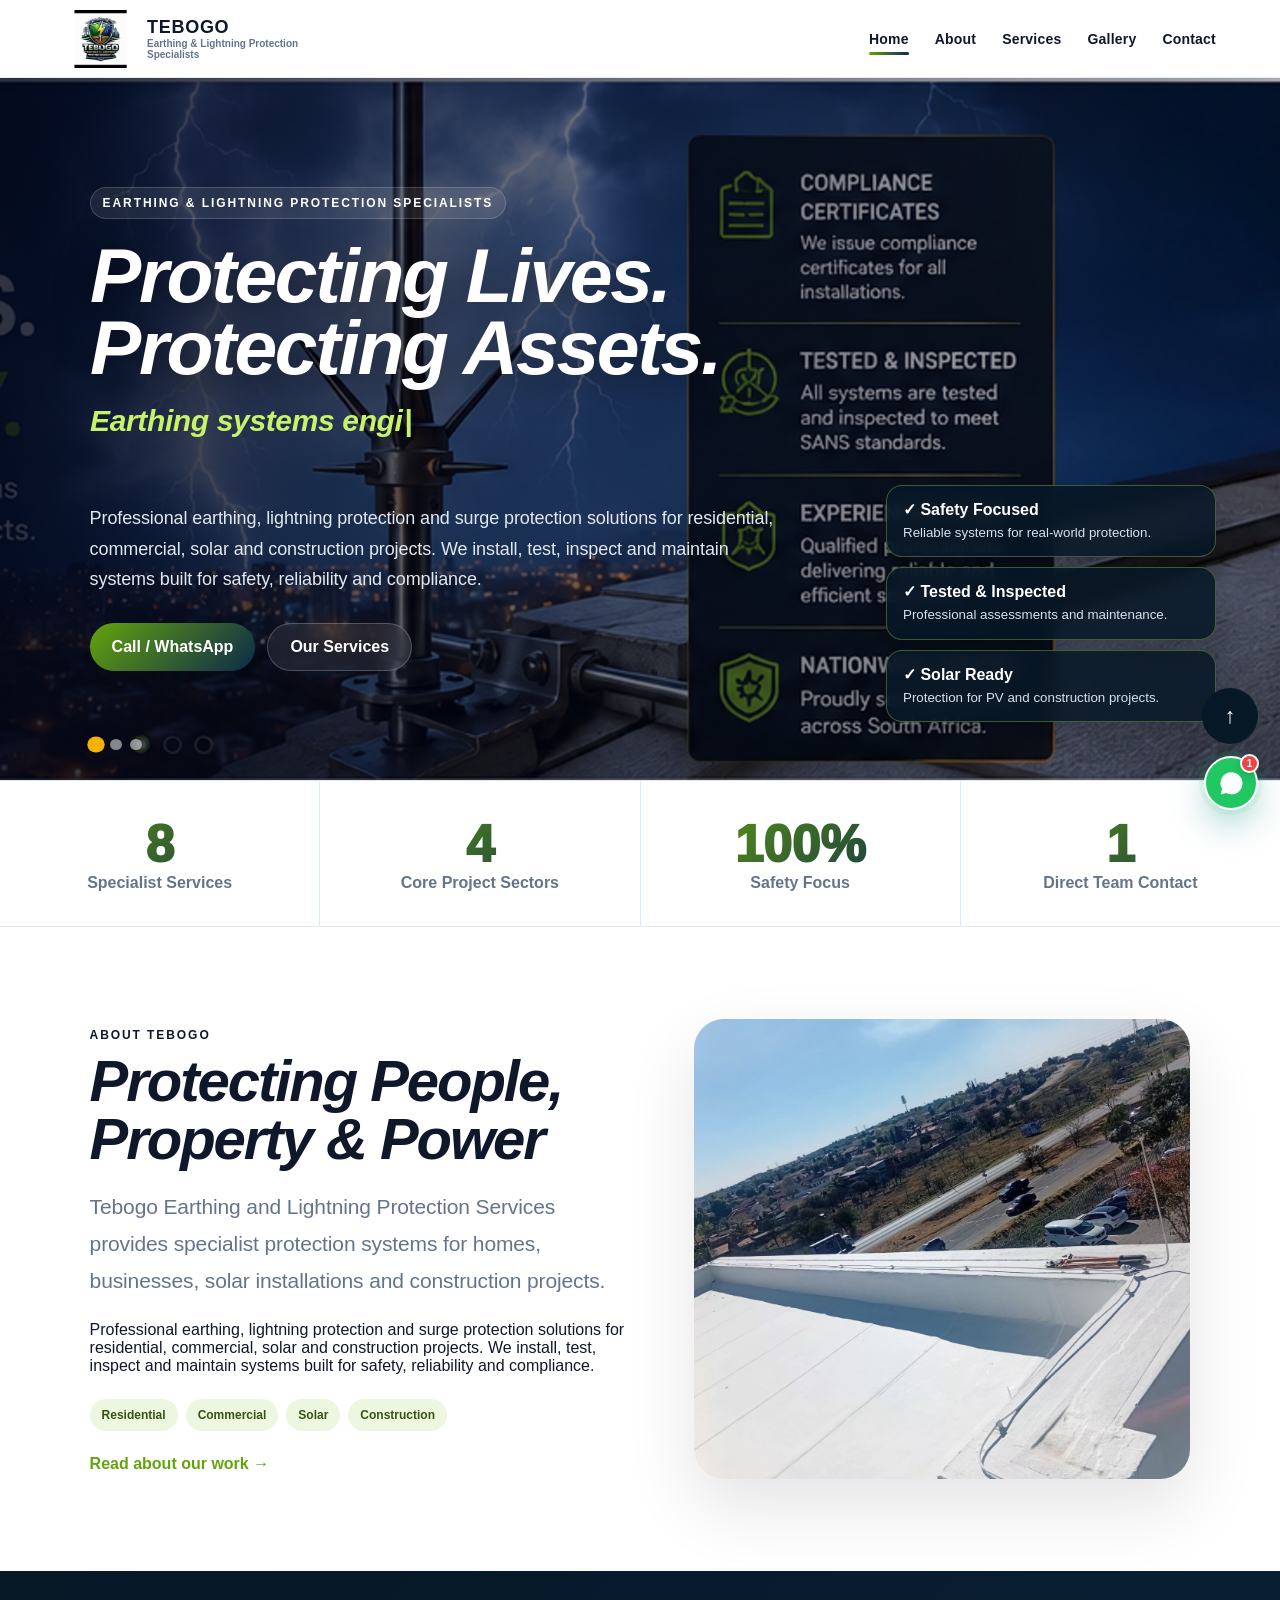
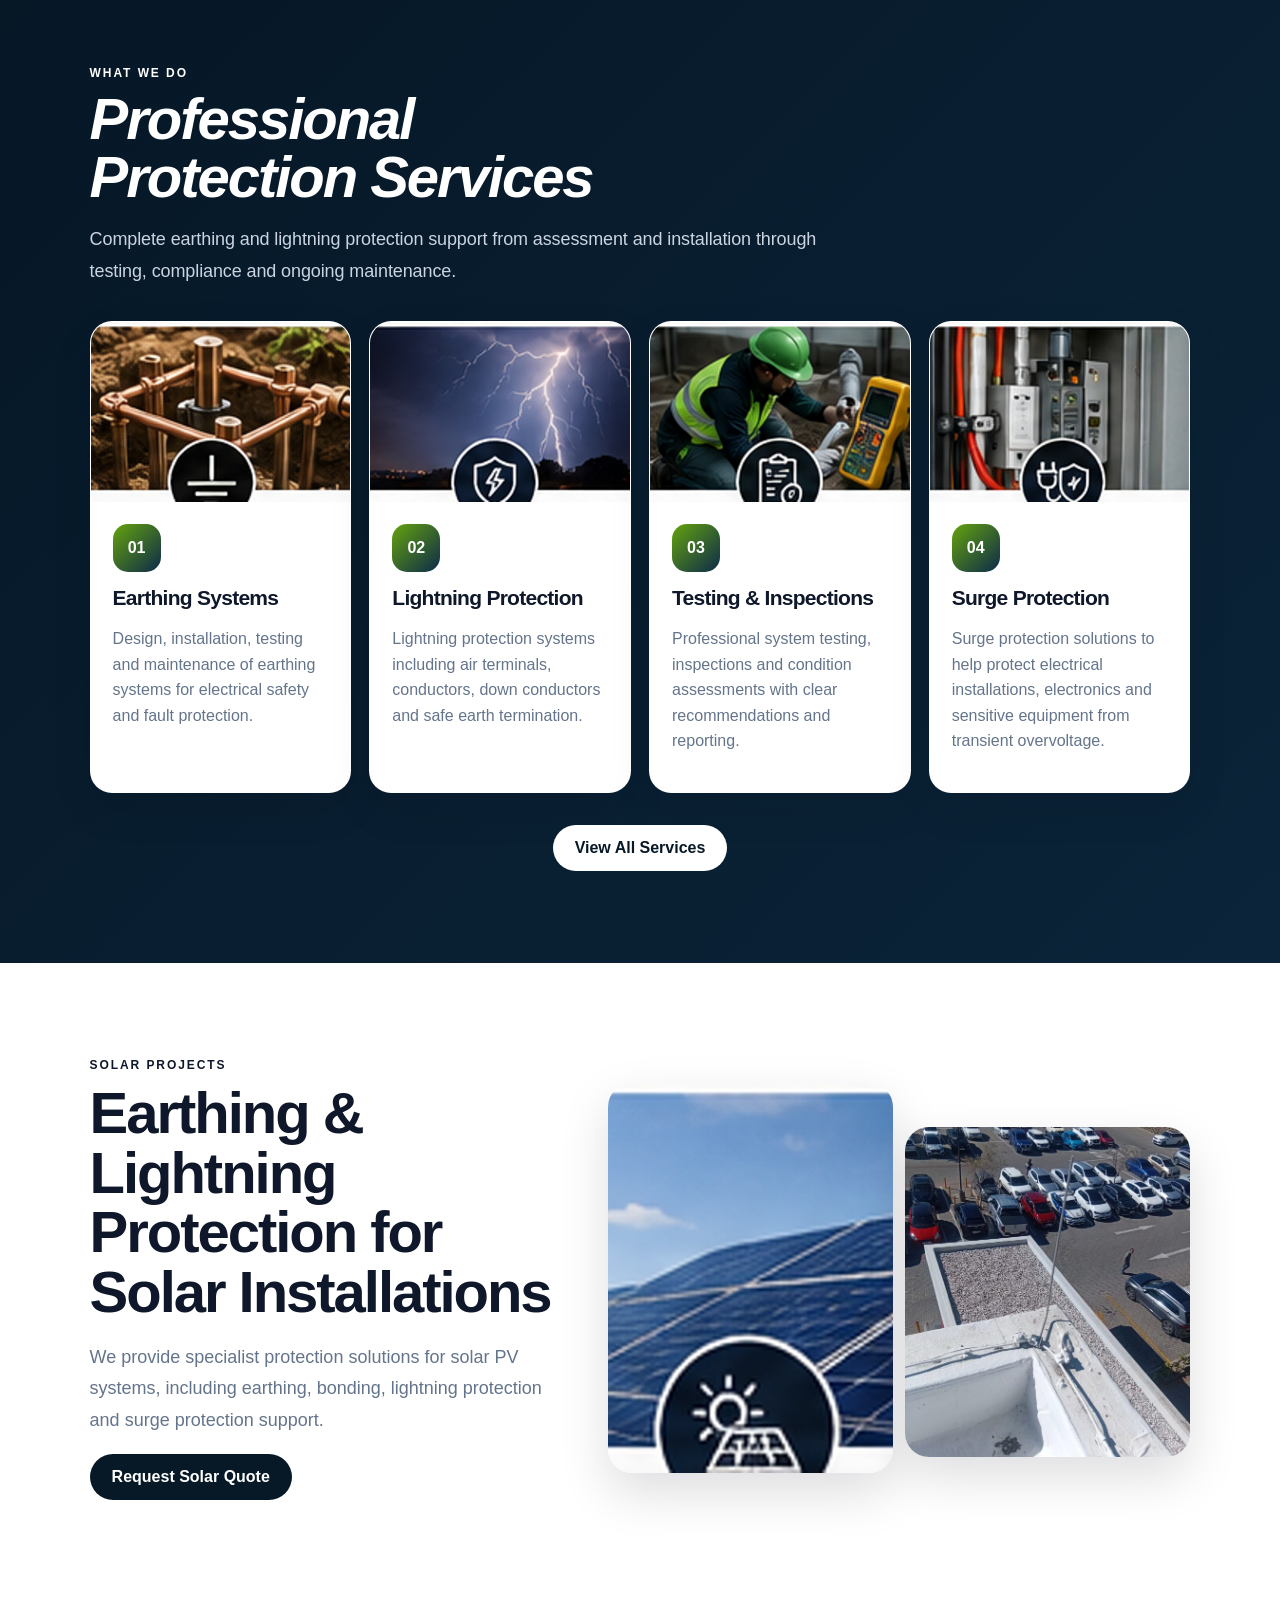
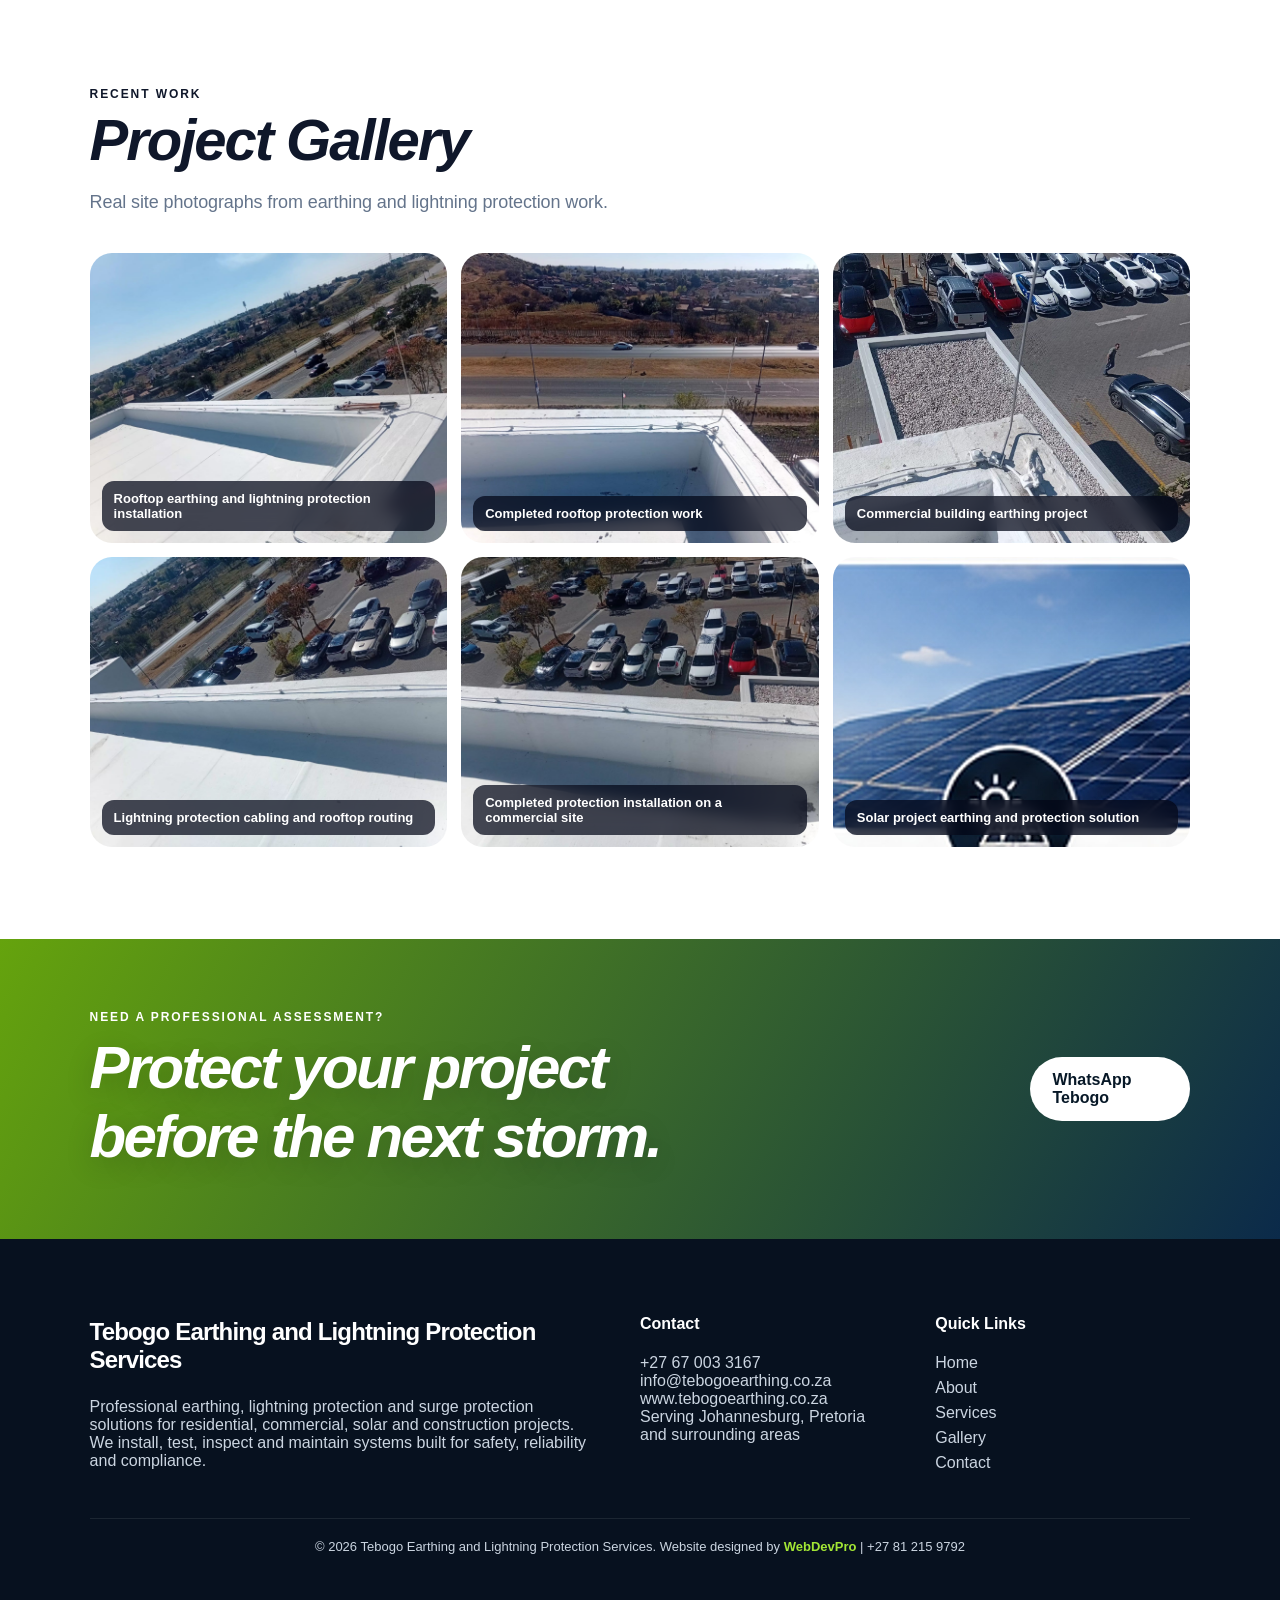
<file: index.html>
<!doctype html><html lang="en"><head><meta charset="UTF-8"><meta name="viewport" content="width=device-width,initial-scale=1"><meta name="theme-color" content="#071827"><meta name="description" content="Tebogo Earthing and Lightning Protection Services - professional earthing, lightning protection, testing, surge protection and solar project protection."><link rel="manifest" href="/manifest.webmanifest"><link rel="icon" href="/icons/icon-192.png"><link rel="apple-touch-icon" href="/icons/icon-192.png"><meta name="apple-mobile-web-app-capable" content="yes"><meta name="apple-mobile-web-app-status-bar-style" content="black-translucent"><link rel="stylesheet" href="/assets/style.css"><script src="/site-config.js"></script><title>Tebogo Earthing & Lightning Protection Services</title></head><body data-page="home"><div id="siteHeader"></div><main><section id="top" class="hero"><div class="heroContent"><span class="eyebrow js-slogan"></span><h1 id="heroTitle"></h1><p class="heroTyping" id="heroType"></p><p class="heroDesc js-description"></p><div class="actions"><a class="btn primary waQuote" target="_blank">Call / WhatsApp</a><a class="btn glass" href="/services.html">Our Services</a></div></div><aside class="heroTrust"><div><b>✓ Safety Focused</b><small>Reliable systems for real-world protection.</small></div><div><b>✓ Tested & Inspected</b><small>Professional assessments and maintenance.</small></div><div><b>✓ Solar Ready</b><small>Protection for PV and construction projects.</small></div></aside><div class="dots"></div></section><section class="stats reveal"></section><section class="section split reveal"><div><span class="kicker">ABOUT TEBOGO</span><h2 class="js-about-heading"></h2><p class="lead js-about-intro"></p><p class="js-description"></p><div class="miniChips"><span>Residential</span><span>Commercial</span><span>Solar</span><span>Construction</span></div><a class="textLink" href="/about.html">Read about our work →</a></div><img src="/images/project-rooftop-1.jpg" alt="Tebogo rooftop earthing and lightning protection work"></section><section class="section darkBand reveal"><div class="sectionHead lightHead"><span>WHAT WE DO</span><h2>Professional Protection Services</h2><p>Complete earthing and lightning protection support from assessment and installation through testing, compliance and ongoing maintenance.</p></div><div class="grid" id="servicesPreview"></div><div class="center"><a class="btn light" href="/services.html">View All Services</a></div></section><section class="section solarFeature reveal"><div class="solarCopy"><span class="kicker">SOLAR PROJECTS</span><h2>Earthing & Lightning Protection for Solar Installations</h2><p>We provide specialist protection solutions for solar PV systems, including earthing, bonding, lightning protection and surge protection support.</p><a class="btn dark waQuote" target="_blank">Request Solar Quote</a></div><div class="solarImgs"><img src="/images/solar.jpg" alt="Solar project protection"><img src="/images/project-rooftop-3.jpg" alt="Commercial rooftop project"></div></section><section class="section reveal"><div class="sectionHead"><span>RECENT WORK</span><h2>Project Gallery</h2><p>Real site photographs from earthing and lightning protection work.</p></div><div class="gallery" id="galleryPreview"></div></section><section class="cta reveal"><div><span>NEED A PROFESSIONAL ASSESSMENT?</span><h2>Protect your project before the next storm.</h2></div><a class="btn light waQuote" target="_blank">WhatsApp Tebogo</a></section></main><div id="siteFooter"></div><script src="/assets/app.js"></script></body></html>
</file>
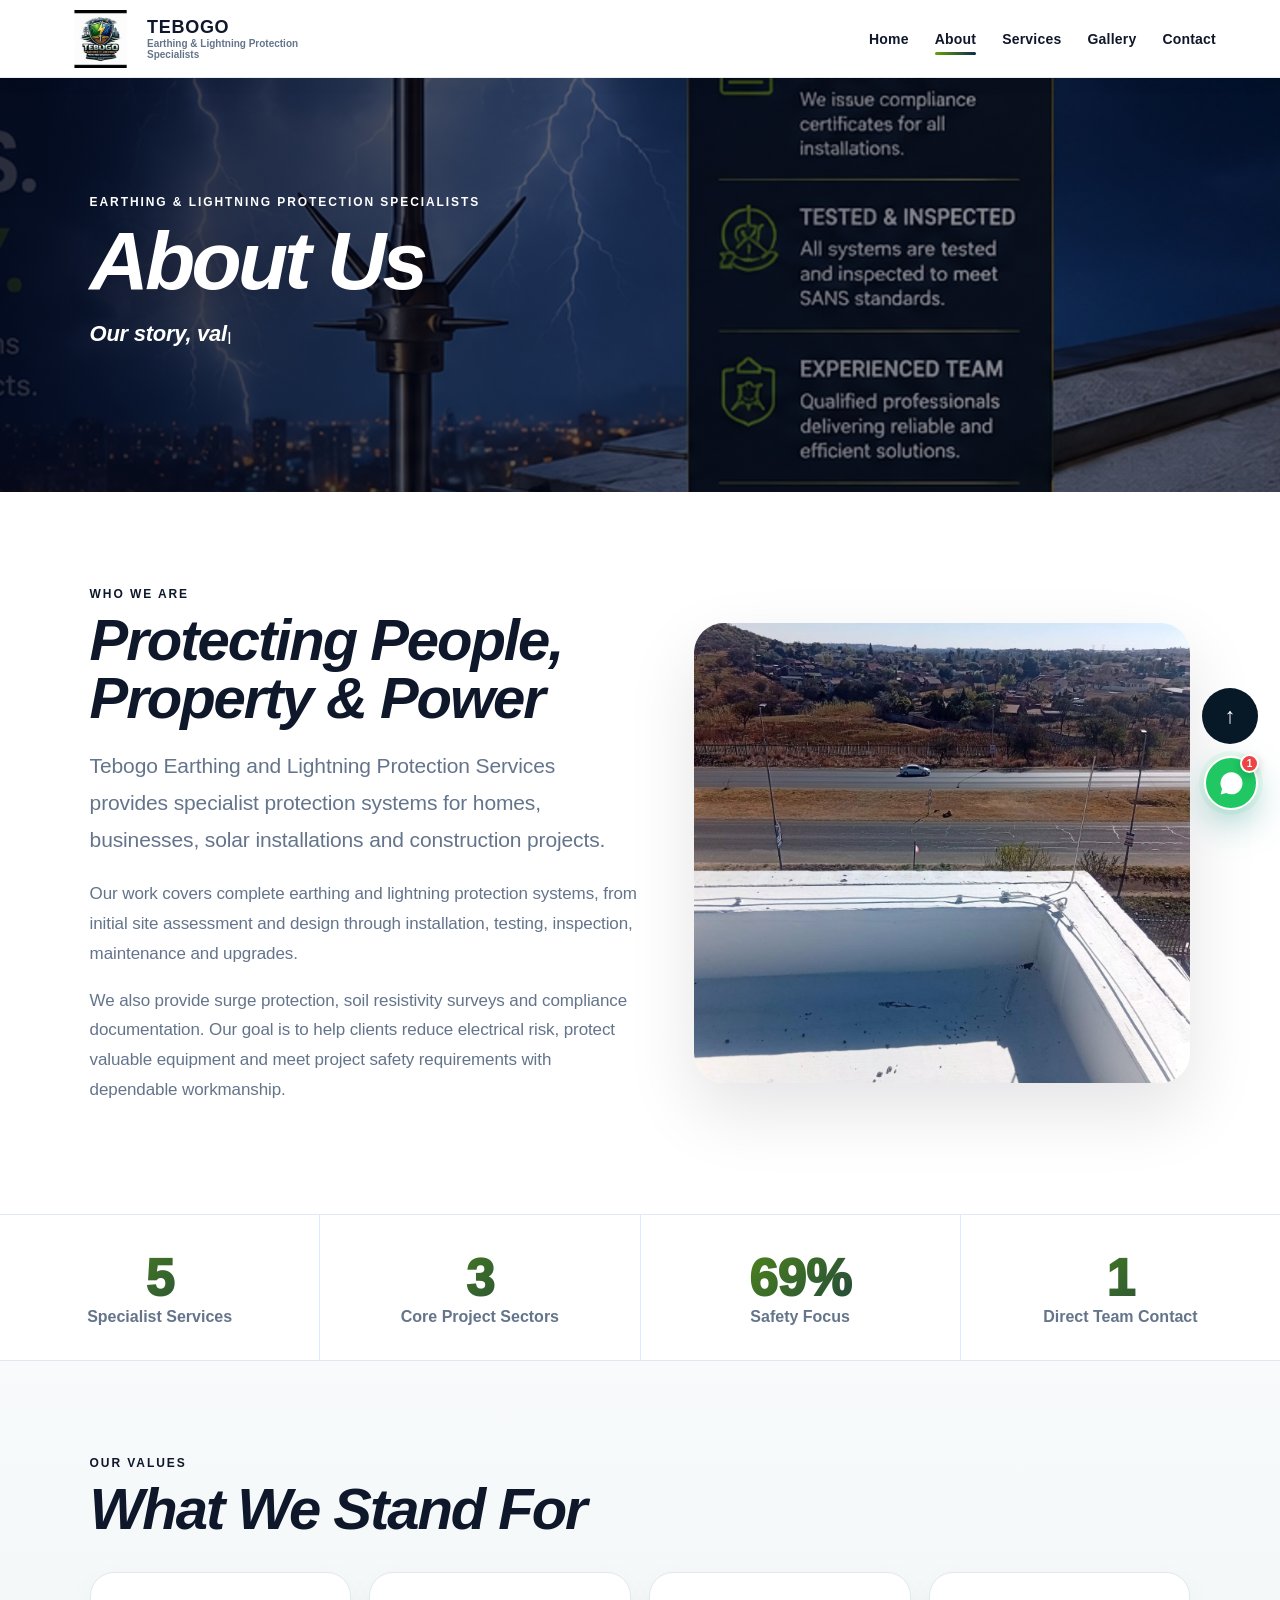
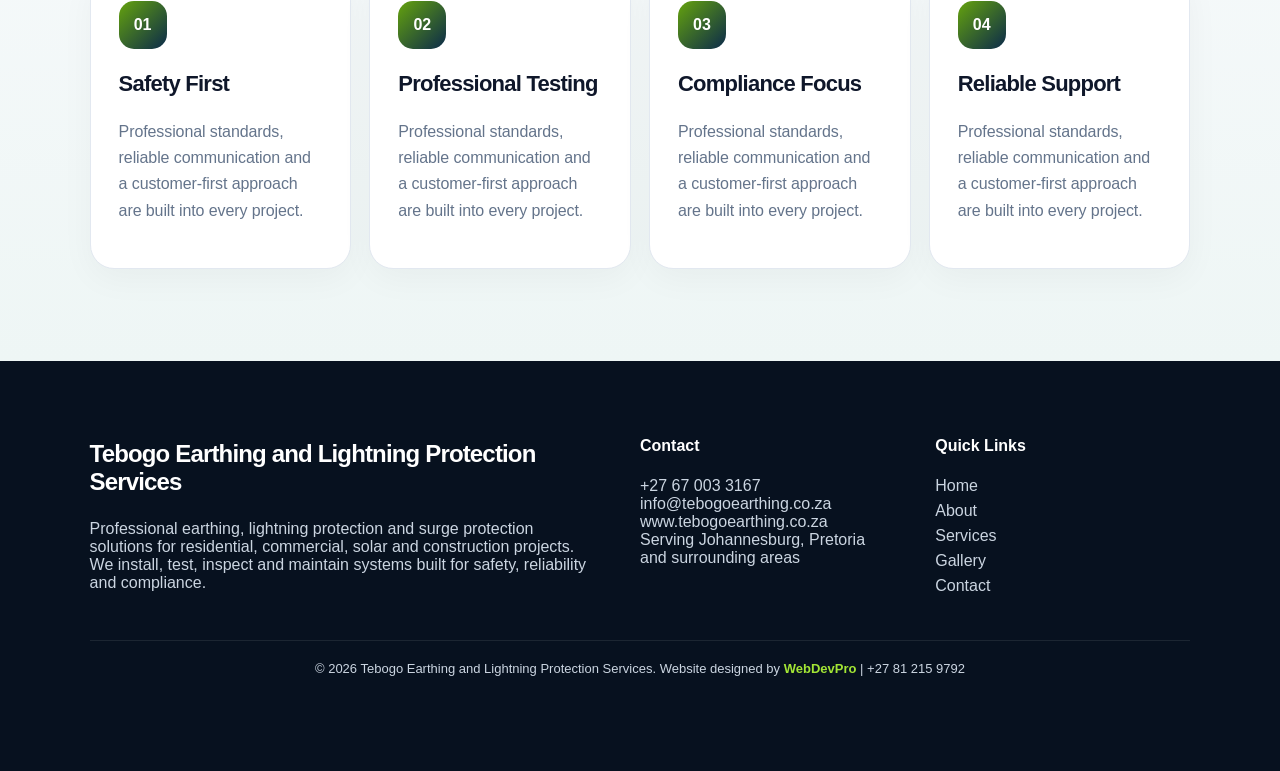
<file: about.html>
<!doctype html><html lang="en"><head><meta charset="UTF-8"><meta name="viewport" content="width=device-width,initial-scale=1"><meta name="theme-color" content="#0f766e"><link rel="manifest" href="/manifest.webmanifest"><link rel="icon" href="/icons/icon-192.png"><link rel="apple-touch-icon" href="/icons/icon-192.png"><meta name="apple-mobile-web-app-capable" content="yes"><link rel="stylesheet" href="/assets/style.css"><script src="/site-config.js"></script><title>About | Tebogo Earthing & Lightning Protection</title></head><body data-page="about"><div id="siteHeader"></div><main><section id="top" class="pageHero"><div><span class="js-slogan"></span><h1>About Us</h1><p class="pageType" data-text="Our story, values and commitment"></p></div></section><section class="section split reveal"><div><span class="kicker">WHO WE ARE</span><h2 class="js-about-heading"></h2><p class="lead js-about-intro"></p><div id="aboutParagraphs"></div></div><img src="/images/project-rooftop-2.jpg" alt="About our business"></section><section class="stats reveal"></section><section class="section alt reveal"><div class="sectionHead"><span>OUR VALUES</span><h2>What We Stand For</h2></div><div class="grid" id="valuesGrid"></div></section></main><div id="siteFooter"></div><script src="/assets/app.js"></script></body></html>
</file>
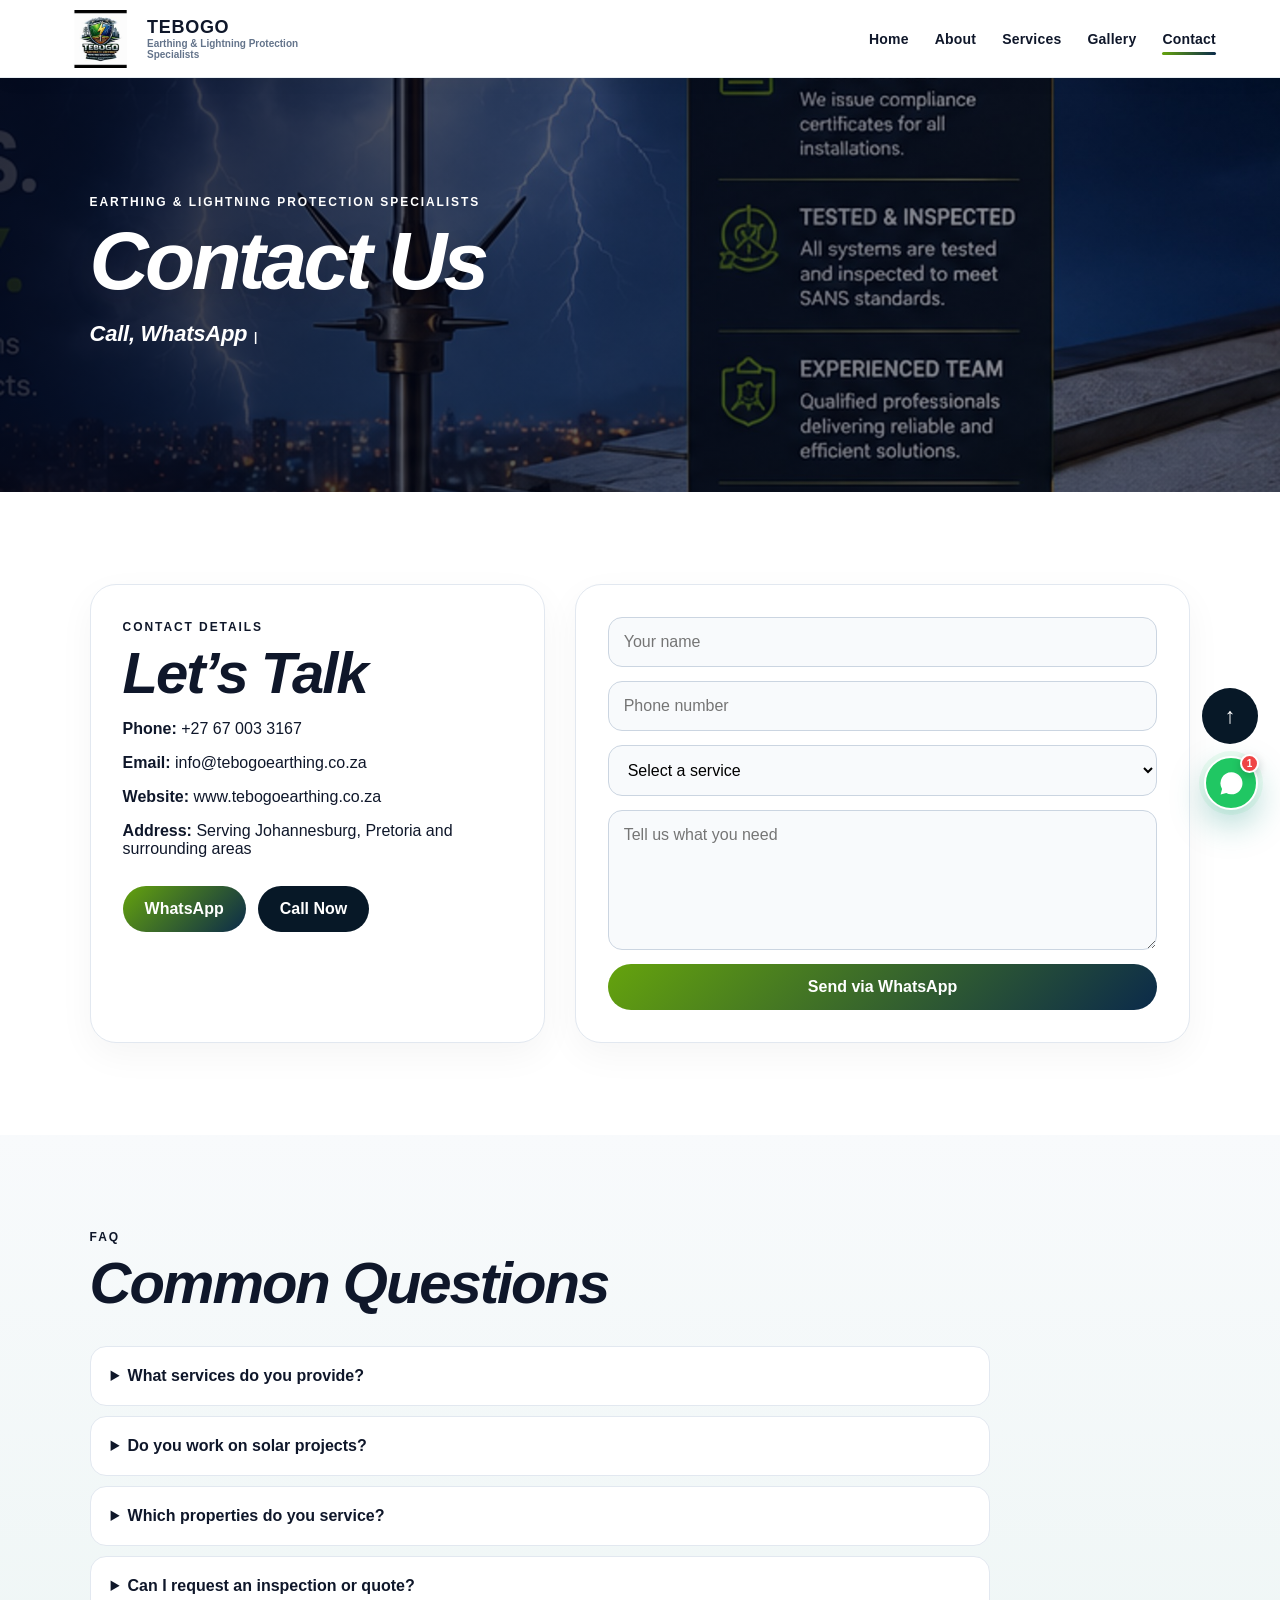
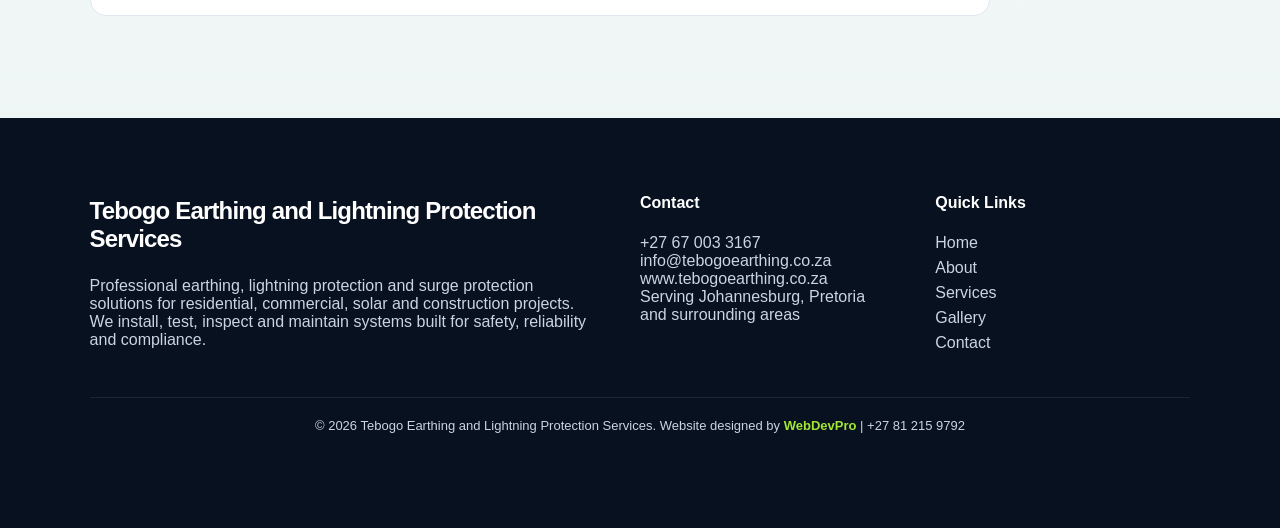
<file: contact.html>
<!doctype html><html lang="en"><head><meta charset="UTF-8"><meta name="viewport" content="width=device-width,initial-scale=1"><meta name="theme-color" content="#0f766e"><link rel="manifest" href="/manifest.webmanifest"><link rel="icon" href="/icons/icon-192.png"><link rel="apple-touch-icon" href="/icons/icon-192.png"><meta name="apple-mobile-web-app-capable" content="yes"><link rel="stylesheet" href="/assets/style.css"><script src="/site-config.js"></script><title>Contact | Tebogo Earthing & Lightning Protection</title></head><body data-page="contact"><div id="siteHeader"></div><main><section id="top" class="pageHero"><div><span class="js-slogan"></span><h1>Contact Us</h1><p class="pageType" data-text="Call, WhatsApp or send an enquiry"></p></div></section><section class="section contactGrid reveal"><div class="contactCard"><span class="kicker">CONTACT DETAILS</span><h2>Let’s Talk</h2><div id="contactDetails"></div><div class="actions"><a class="btn primary waQuote" target="_blank">WhatsApp</a><a class="btn dark telLink">Call Now</a></div></div><form class="contactForm" id="contactForm"><input name="name" placeholder="Your name" required><input name="phone" placeholder="Phone number" required><select name="service" id="serviceSelect" required></select><textarea name="message" placeholder="Tell us what you need" rows="6"></textarea><button class="btn primary" type="submit">Send via WhatsApp</button></form></section><section class="section alt reveal"><div class="sectionHead"><span>FAQ</span><h2>Common Questions</h2></div><div class="faq" id="faqList"></div></section></main><div id="siteFooter"></div><script src="/assets/app.js"></script></body></html>
</file>
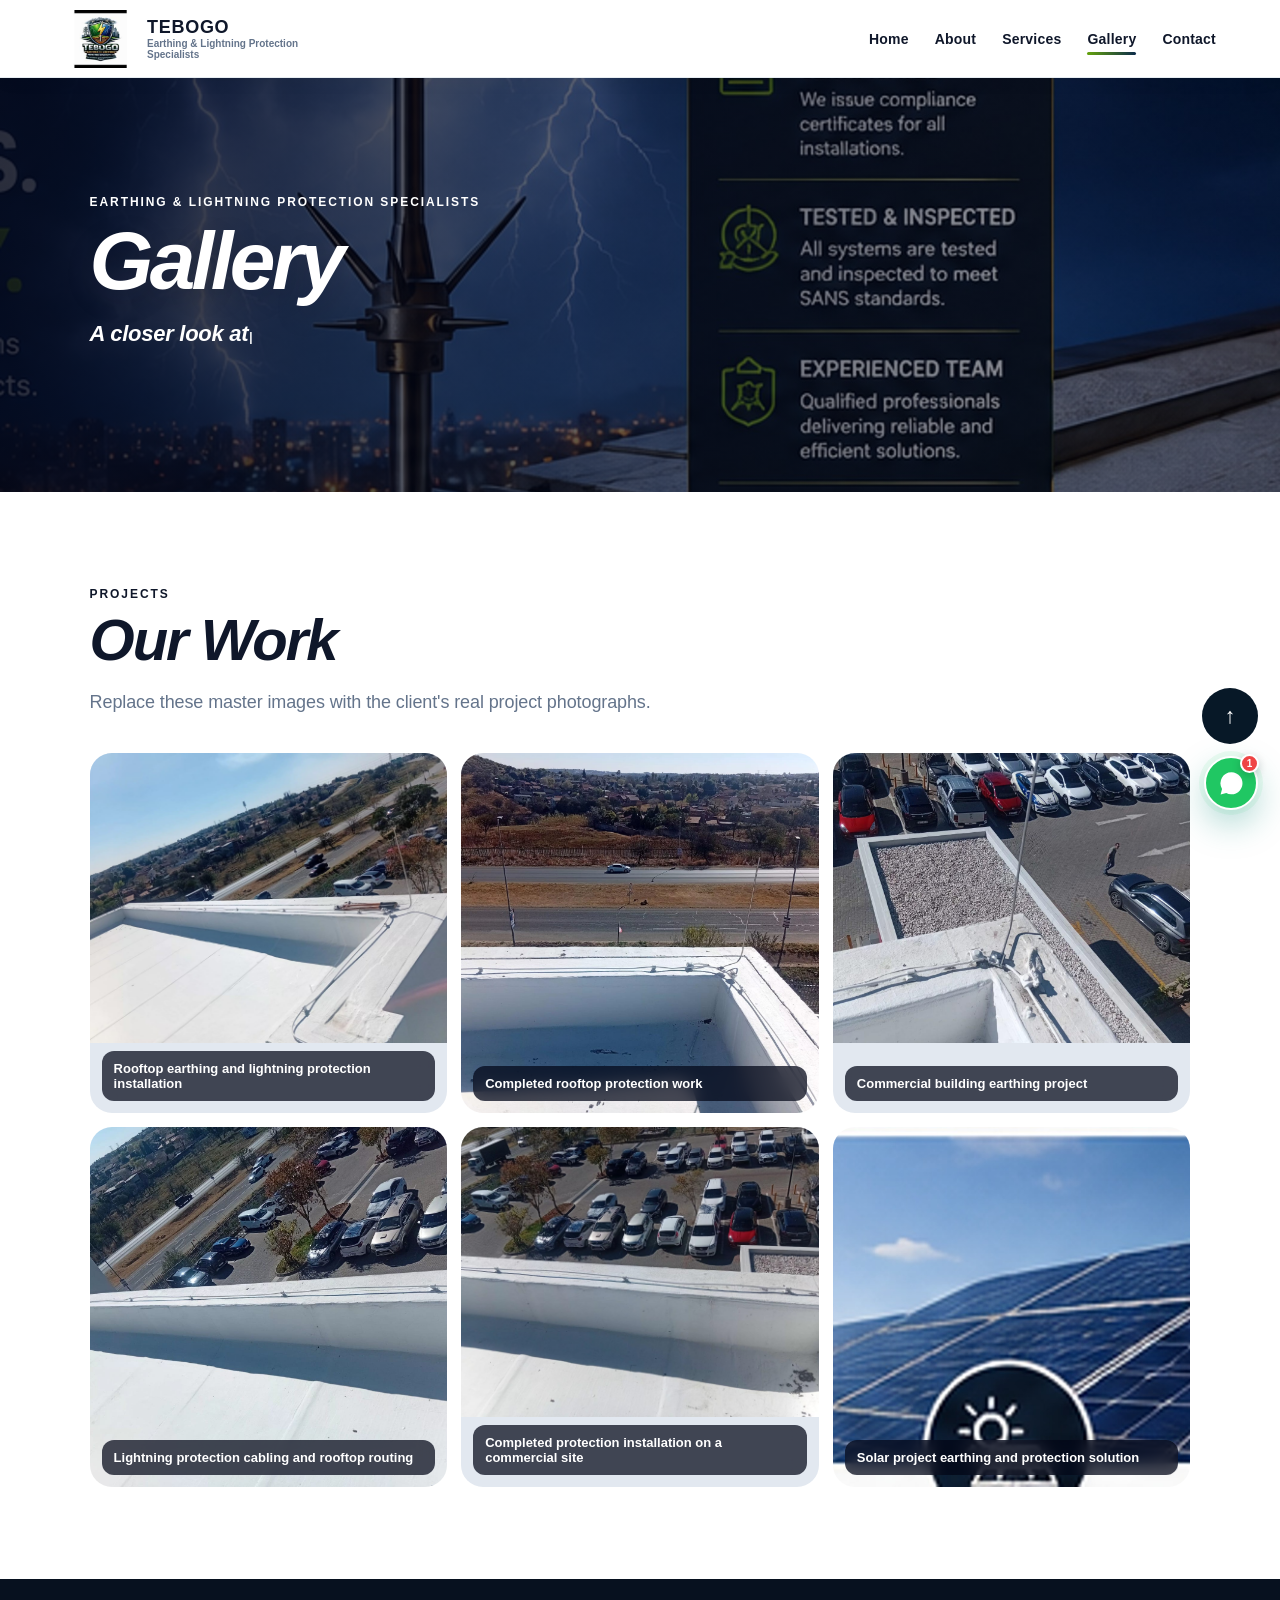
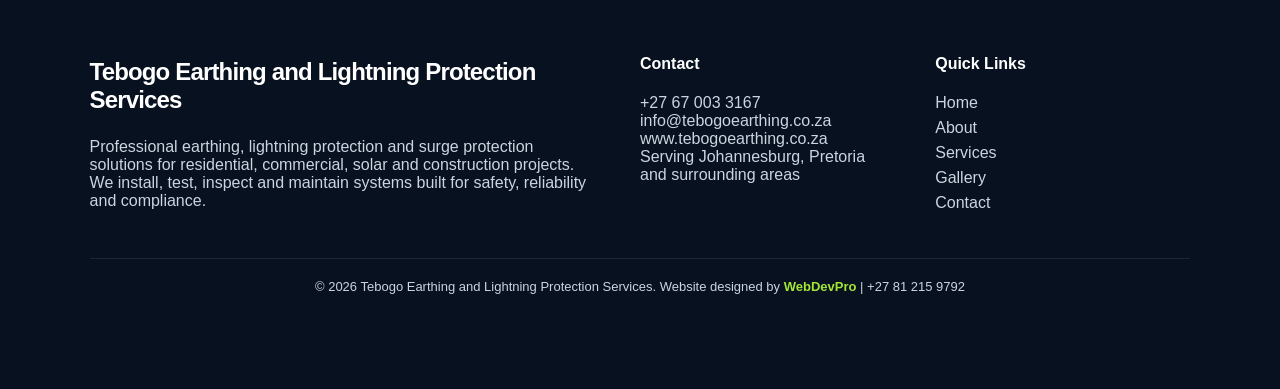
<file: gallery.html>
<!doctype html><html lang="en"><head><meta charset="UTF-8"><meta name="viewport" content="width=device-width,initial-scale=1"><meta name="theme-color" content="#0f766e"><link rel="manifest" href="/manifest.webmanifest"><link rel="icon" href="/icons/icon-192.png"><link rel="apple-touch-icon" href="/icons/icon-192.png"><meta name="apple-mobile-web-app-capable" content="yes"><link rel="stylesheet" href="/assets/style.css"><script src="/site-config.js"></script><title>Projects | Tebogo Earthing & Lightning Protection</title></head><body data-page="gallery"><div id="siteHeader"></div><main><section id="top" class="pageHero"><div><span class="js-slogan"></span><h1>Gallery</h1><p class="pageType" data-text="A closer look at our work"></p></div></section><section class="section reveal"><div class="sectionHead"><span>PROJECTS</span><h2>Our Work</h2><p>Replace these master images with the client's real project photographs.</p></div><div class="gallery masonry" id="galleryGrid"></div></section></main><div id="siteFooter"></div><script src="/assets/app.js"></script></body></html>
</file>
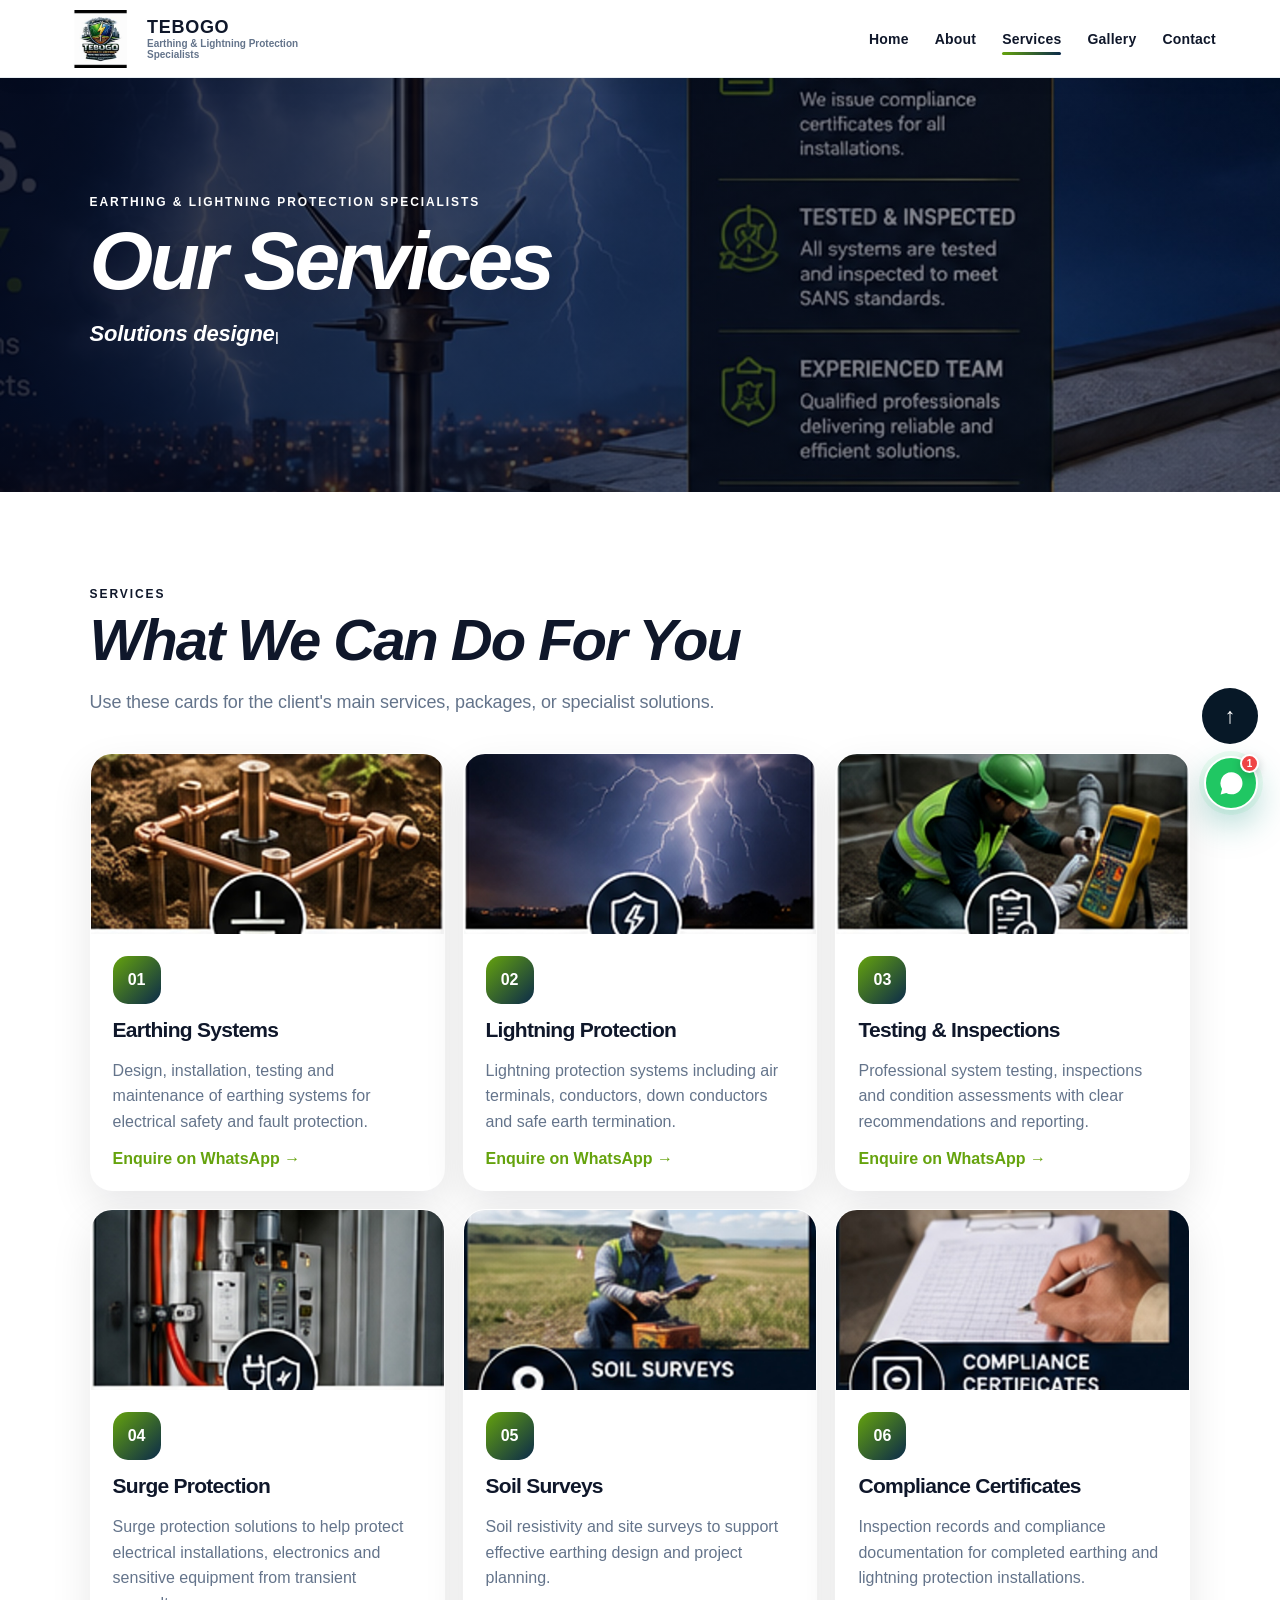
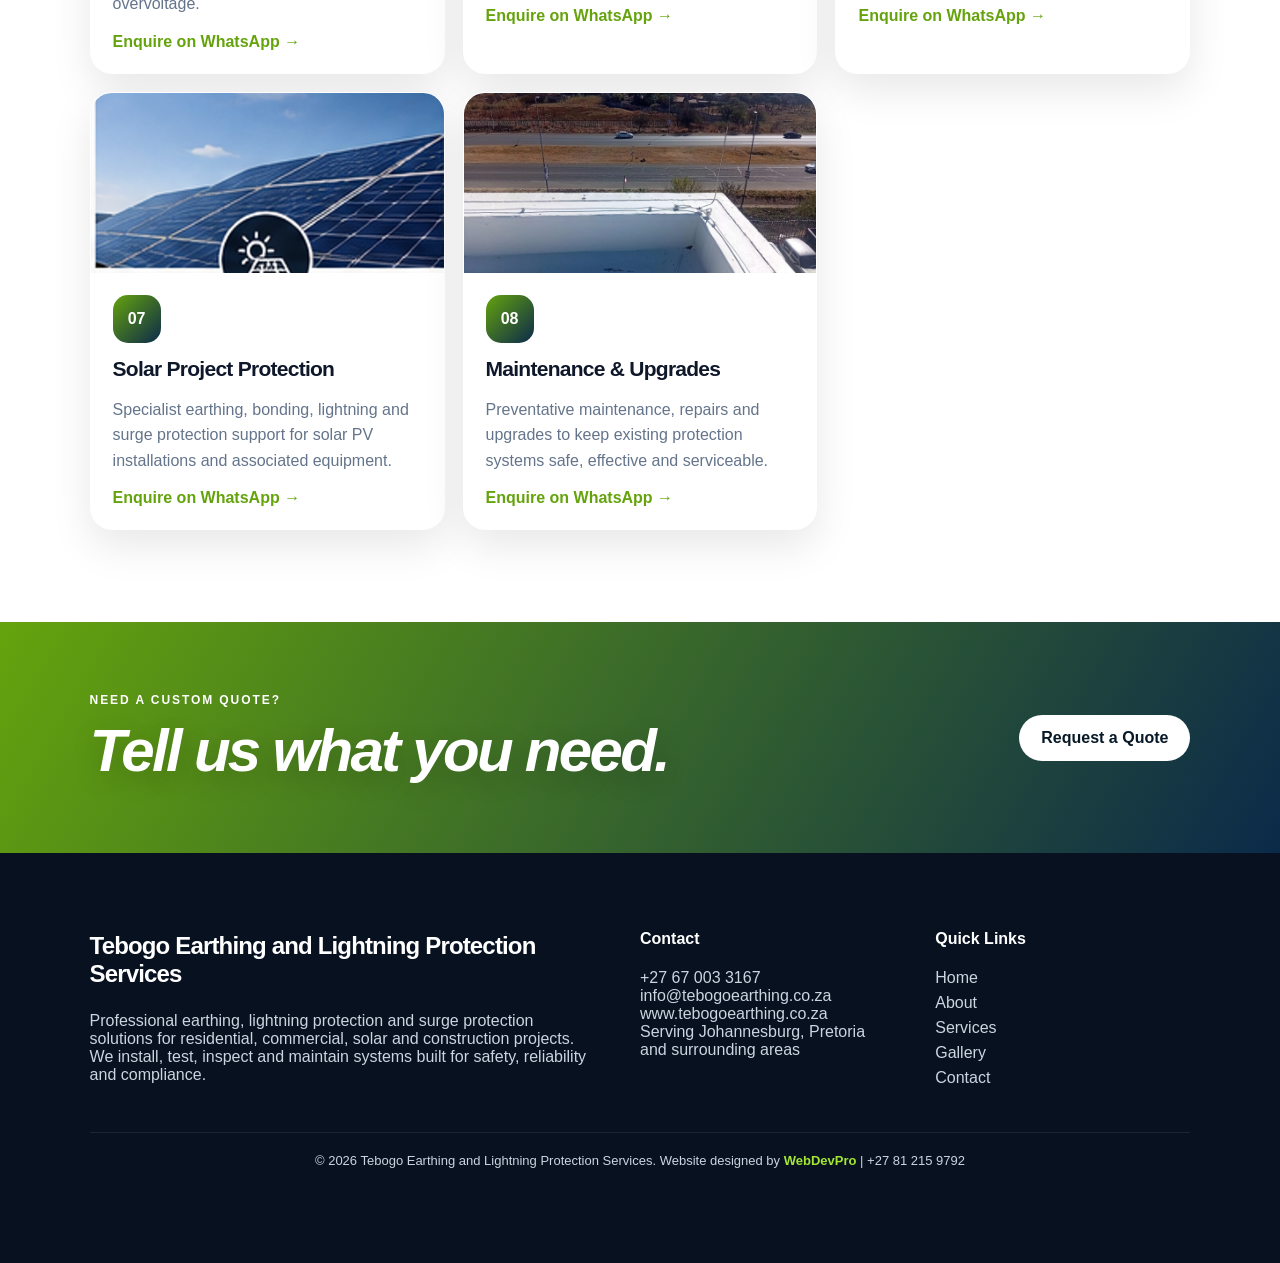
<file: services.html>
<!doctype html><html lang="en"><head><meta charset="UTF-8"><meta name="viewport" content="width=device-width,initial-scale=1"><meta name="theme-color" content="#0f766e"><link rel="manifest" href="/manifest.webmanifest"><link rel="icon" href="/icons/icon-192.png"><link rel="apple-touch-icon" href="/icons/icon-192.png"><meta name="apple-mobile-web-app-capable" content="yes"><link rel="stylesheet" href="/assets/style.css"><script src="/site-config.js"></script><title>Services | Tebogo Earthing & Lightning Protection</title></head><body data-page="services"><div id="siteHeader"></div><main><section id="top" class="pageHero"><div><span class="js-slogan"></span><h1>Our Services</h1><p class="pageType" data-text="Solutions designed around your needs"></p></div></section><section class="section reveal"><div class="sectionHead"><span>SERVICES</span><h2>What We Can Do For You</h2><p>Use these cards for the client's main services, packages, or specialist solutions.</p></div><div class="grid three" id="servicesGrid"></div></section><section class="cta reveal"><div><span>NEED A CUSTOM QUOTE?</span><h2>Tell us what you need.</h2></div><a class="btn light" href="/contact.html">Request a Quote</a></section></main><div id="siteFooter"></div><script src="/assets/app.js"></script></body></html>
</file>
<file: assets/style.css>
:root{--primary:#0f766e;--secondary:#0ea5e9;--accent:#f59e0b;--dark:#0f172a;--muted:#64748b;--surface:#f8fafc;font-family:Inter,Arial,Helvetica,sans-serif;color:#0f172a;background:#fff;scroll-behavior:smooth}*{box-sizing:border-box}html,body{margin:0;min-height:100%}body{overflow-x:hidden}a{text-decoration:none;color:inherit}button,input,textarea,select{font:inherit}.header{height:78px;display:flex;align-items:center;justify-content:space-between;padding:0 max(5vw,22px);position:sticky;top:0;background:#ffffffee;backdrop-filter:blur(18px);z-index:80;box-shadow:0 2px 20px #0206170b}.brand{display:flex;align-items:center;gap:11px}.brand img{width:50px;height:50px;object-fit:contain}.brand span{display:flex;flex-direction:column}.brand strong{font-size:16px}.brand small{font-size:10px;color:var(--muted);max-width:190px}.desktopNav{display:flex;gap:26px}.desktopNav a{font-weight:700;font-size:14px;position:relative}.desktopNav a:after{content:"";position:absolute;left:0;right:100%;bottom:-8px;height:3px;border-radius:9px;background:linear-gradient(90deg,var(--primary),var(--secondary));transition:.25s}.desktopNav a:hover:after,.desktopNav a.active:after{right:0}.menuBtn{display:none;border:0;background:none;font-size:28px}.mobileMenu{display:none;position:fixed;top:78px;left:0;right:0;background:white;z-index:75;padding:20px 24px;gap:16px;box-shadow:0 18px 30px #02061720}.mobileMenu.open{display:grid}.mobileMenu a{font-weight:800;padding:8px 0}.hero{min-height:82vh;background-size:cover;background-position:center;display:flex;align-items:center;position:relative;color:white;padding:80px max(7vw,24px);overflow:hidden}.hero:before{content:"";position:absolute;width:420px;height:420px;border-radius:50%;background:radial-gradient(circle,var(--secondary),transparent 68%);filter:blur(50px);opacity:.18;right:-100px;top:-90px;animation:floatGlow 7s ease-in-out infinite}.heroContent{position:relative;max-width:820px;z-index:2}.eyebrow,.kicker,.sectionHead span,.cta span,.pageHero span{font-size:12px;font-weight:900;letter-spacing:.2em;text-transform:uppercase}.eyebrow{display:inline-flex;align-items:center;gap:8px;padding:8px 12px;border-radius:999px;background:#ffffff16;border:1px solid #ffffff2b}.hero h1{font-size:clamp(46px,7vw,92px);line-height:.94;margin:18px 0;max-width:950px}.heroEnter{animation:heroIn .8s cubic-bezier(.2,.8,.2,1)}.heroTyping{font-size:clamp(19px,2.4vw,30px);font-weight:850;min-height:45px;margin:0 0 12px;color:#dff8ff}.cursor{animation:blink .7s infinite}.heroDesc{font-size:18px;line-height:1.7;max-width:700px;color:#e2e8f0}.actions{display:flex;gap:12px;flex-wrap:wrap;margin-top:28px}.btn{border:0;padding:14px 22px;border-radius:999px;font-weight:900;display:inline-flex;align-items:center;justify-content:center;cursor:pointer;transition:.25s}.btn:hover{transform:translateY(-3px);box-shadow:0 12px 30px #02061728}.primary{background:linear-gradient(135deg,var(--primary),var(--secondary));color:#fff}.dark{background:var(--dark);color:#fff}.light{background:#fff;color:var(--dark)}.glass{background:#ffffff14;color:#fff;border:1px solid #ffffff36;backdrop-filter:blur(10px)}.dots{position:absolute;bottom:30px;display:flex;gap:8px;z-index:3}.dots button{width:11px;height:11px;border:0;border-radius:50%;opacity:.55;cursor:pointer}.dots .active{opacity:1;transform:scale(1.45);background:var(--accent)}.section{padding:92px max(7vw,24px)}.alt{background:linear-gradient(180deg,#f8fafc,#eef6f5)}.sectionHead{max-width:760px;margin-bottom:34px}.sectionHead h2,.split h2,.contactCard h2{font-size:clamp(34px,5vw,58px);line-height:1;margin:9px 0 18px}.sectionHead p,.lead,.leadSmall{color:var(--muted);font-size:18px;line-height:1.75}.lead{font-size:21px}.leadSmall{font-size:17px}.grid{display:grid;grid-template-columns:repeat(4,1fr);gap:18px}.grid.three{grid-template-columns:repeat(3,1fr)}.card{background:#fff;border:1px solid #e2e8f0;border-radius:24px;padding:28px;box-shadow:0 10px 34px #0206170a;transition:.28s;overflow:hidden;position:relative}.card:before{content:"";position:absolute;inset:auto -30% -65% auto;width:180px;height:180px;border-radius:50%;background:linear-gradient(135deg,var(--primary),var(--secondary));opacity:.08}.lift:hover{transform:translateY(-9px) rotateX(2deg);box-shadow:0 24px 60px #02061718}.cardIcon{width:48px;height:48px;border-radius:15px;display:grid;place-items:center;background:linear-gradient(135deg,var(--primary),var(--secondary));color:white;font-weight:900}.card h3{font-size:22px}.card p{line-height:1.65;color:var(--muted)}.serviceCard a,.textLink{font-weight:900;color:var(--primary)}.center{text-align:center;margin-top:32px}.stats{display:grid;grid-template-columns:repeat(4,1fr);gap:1px;background:#dbeafe;border-top:1px solid #e2e8f0;border-bottom:1px solid #e2e8f0}.stat{background:#fff;text-align:center;padding:34px 15px}.counterNum{font-size:clamp(34px,4vw,54px);font-weight:950;background:linear-gradient(135deg,var(--primary),var(--secondary));-webkit-background-clip:text;color:transparent}.stat span{color:var(--muted);font-weight:800}.split{display:grid;grid-template-columns:1.05fr .95fr;gap:55px;align-items:center}.split img{width:100%;height:460px;object-fit:cover;border-radius:30px;box-shadow:0 28px 70px #0206171c}.gallery{display:grid;grid-template-columns:repeat(3,1fr);gap:14px}.galleryItem{margin:0;position:relative;overflow:hidden;border-radius:22px;background:#e2e8f0}.galleryItem img{width:100%;height:290px;object-fit:cover;display:block;transition:.5s}.galleryItem:hover img{transform:scale(1.075)}.galleryItem figcaption{position:absolute;left:12px;right:12px;bottom:12px;background:#020617b8;color:#fff;padding:10px 12px;border-radius:12px;font-size:13px;font-weight:800;backdrop-filter:blur(8px)}.masonry .galleryItem:nth-child(2n) img{height:360px}.cta{padding:68px max(7vw,24px);display:flex;align-items:center;justify-content:space-between;gap:30px;background:linear-gradient(120deg,var(--primary),var(--secondary));color:white}.cta h2{font-size:clamp(34px,5vw,60px);margin:8px 0 0}.pageHero{min-height:46vh;background-size:cover;background-position:center;display:flex;align-items:center;color:white;padding:80px max(7vw,24px);background-image:linear-gradient(90deg,rgba(2,6,23,.84),rgba(2,6,23,.35)),url('/images/hero-lightning.jpg')}.pageHero>div{max-width:850px}.pageHero h1{font-size:clamp(46px,7vw,82px);margin:12px 0;line-height:.95}.pageHero p{font-size:22px;min-height:35px}.contactGrid{display:grid;grid-template-columns:.85fr 1.15fr;gap:30px}.contactCard,.contactForm{padding:32px;border-radius:26px;background:#fff;border:1px solid #e2e8f0;box-shadow:0 12px 36px #0206170b}.contactForm{display:grid;gap:14px}.contactForm input,.contactForm textarea,.contactForm select{width:100%;border:1px solid #cbd5e1;border-radius:14px;padding:15px;background:#f8fafc}.faq{max-width:900px}.faq details{background:#fff;border:1px solid #e2e8f0;padding:20px;border-radius:16px;margin:10px 0}.faq summary{font-weight:900;cursor:pointer}.faq p{color:var(--muted);line-height:1.65}footer{background:#07111f;color:#cbd5e1;padding:55px max(7vw,24px) 95px}.footerGrid{display:grid;grid-template-columns:2fr 1fr 1fr;gap:40px}.footerGrid h3,.footerGrid h4{color:#fff}.footerGrid a{display:block;margin:7px 0}.footerBottom{border-top:1px solid #ffffff16;margin-top:32px;padding-top:20px;text-align:center;font-size:13px}.chatButton,.backTop{position:fixed;right:22px;border:0;border-radius:50%;width:56px;height:56px;display:grid;place-items:center;z-index:65;cursor:pointer}.chatButton{bottom:90px;background:#22c55e;color:#fff;font-size:25px}.backTop{bottom:156px;background:var(--dark);color:#fff;font-size:22px}.pulse{animation:pulse 2.1s infinite}.chatBox{position:fixed;right:22px;bottom:156px;width:min(390px,calc(100vw - 28px));height:min(600px,72vh);background:#fff;border-radius:24px;z-index:64;box-shadow:0 26px 80px #02061750;display:flex;flex-direction:column;overflow:hidden;border:1px solid #e2e8f0}.chatHead{background:linear-gradient(135deg,var(--primary),var(--secondary));color:white;padding:16px 18px;display:flex;justify-content:space-between;align-items:center}.chatHead div{display:flex;flex-direction:column}.chatHead small{opacity:.85}.chatHead button{border:0;background:#ffffff18;color:white;border-radius:50%;width:34px;height:34px}.chatMessages{padding:16px;display:flex;flex-direction:column;gap:10px;overflow:auto;flex:1;background:#f8fafc}.bubble{padding:11px 13px;border-radius:15px;max-width:86%;line-height:1.45;font-size:14px}.bubble.bot{background:white;border:1px solid #e2e8f0;align-self:flex-start}.bubble.user{background:linear-gradient(135deg,var(--primary),var(--secondary));color:#fff;align-self:flex-end}.quickReplies{padding:12px;display:grid;grid-template-columns:1fr 1fr;gap:8px}.quickReplies button{border:1px solid #cbd5e1;background:#fff;border-radius:12px;padding:10px;font-weight:800;cursor:pointer}.chatInput{display:flex;padding:12px;border-top:1px solid #e2e8f0;gap:8px}.chatInput input{flex:1;border:1px solid #cbd5e1;border-radius:999px;padding:12px 14px}.chatInput button{width:44px;border:0;border-radius:50%;background:var(--primary);color:#fff}.full{width:calc(100% - 24px);margin:12px}.mobileFooter{display:none}.installNudge{position:fixed;left:22px;bottom:22px;z-index:67;background:#fff;border-radius:18px;box-shadow:0 18px 55px #02061738;border:1px solid #e2e8f0;padding:14px;display:flex;align-items:center;gap:12px;max-width:430px}.installSymbol{font-size:24px;color:var(--primary);font-weight:900}.installNudge div{display:flex;flex-direction:column;flex:1}.installNudge small{font-size:12px;color:var(--muted)}.installNudge button{border:0;border-radius:999px;padding:9px 13px;background:var(--primary);color:#fff;font-weight:900}.installNudge .nudgeClose{background:#e2e8f0;color:#334155;padding:6px 9px}.modalShade{position:fixed;inset:0;background:#0206179c;z-index:100;display:grid;place-items:center;padding:20px}.installHelp{background:#fff;border-radius:24px;padding:30px;max-width:420px;text-align:center}.installIcon{font-size:42px;color:var(--primary)}.reveal{opacity:0;transform:translateY(28px);transition:opacity .7s ease,transform .7s ease}.reveal.visible{opacity:1;transform:none}@keyframes blink{50%{opacity:0}}@keyframes heroIn{from{opacity:0;transform:translateY(28px) scale(.98)}to{opacity:1;transform:none}}@keyframes pulse{0%,100%{box-shadow:0 0 0 0 #22c55e55}50%{box-shadow:0 0 0 15px #22c55e00}}@keyframes floatGlow{50%{transform:translate(-35px,30px) scale(1.12)}}@media(max-width:950px){.grid,.grid.three{grid-template-columns:1fr 1fr}.split,.contactGrid{grid-template-columns:1fr}.desktopNav{display:none}.menuBtn{display:block}.footerGrid{grid-template-columns:1fr 1fr}.gallery{grid-template-columns:1fr 1fr}}@media(max-width:700px){body{padding-bottom:72px}.header{height:70px}.brand img{width:44px;height:44px}.hero{min-height:78vh;padding-top:65px}.hero h1{font-size:clamp(42px,13vw,68px)}.heroDesc{font-size:16px}.section{padding:68px 20px}.grid,.grid.three,.stats,.gallery{grid-template-columns:1fr}.stat{padding:24px}.split img{height:300px}.cta{display:block;padding:50px 20px}.cta .btn{margin-top:22px}.footerGrid{grid-template-columns:1fr}.mobileFooter{position:fixed;display:grid;grid-template-columns:repeat(4,1fr);left:10px;right:10px;bottom:10px;z-index:90;border-radius:20px;overflow:hidden;background:linear-gradient(135deg,var(--primary),var(--secondary));box-shadow:0 12px 38px #02061750;border:1px solid #ffffff35}.mobileFooter a,.mobileFooter button{min-height:62px;border:0;background:transparent;color:#fff;display:flex;flex-direction:column;align-items:center;justify-content:center;gap:4px;font-size:18px;font-weight:900;cursor:pointer}.mobileFooter span{font-size:10px}.mobileFooter a:nth-child(2),.mobileFooter button{background:#ffffff12}.chatButton{bottom:88px}.backTop{bottom:150px}.chatBox{bottom:90px;right:10px;width:calc(100vw - 20px);height:min(620px,76vh)}.installNudge{left:10px;right:10px;bottom:86px;max-width:none}.masonry .galleryItem:nth-child(2n) img,.galleryItem img{height:260px}}


/* =========================================================
   WEBDEVPRO ULTRA MAX 2 — PREMIUM MOBILE UI
   ========================================================= */
.mobileFooter svg,.chatButton svg,.chatHead svg,.chatInput svg,.chatContinue svg{
  width:24px;height:24px;fill:none;stroke:currentColor;stroke-width:1.85;
  stroke-linecap:round;stroke-linejoin:round;
}
.chatButton{
  width:54px;height:54px;background:linear-gradient(145deg,#22c55e,#16a34a);
  box-shadow:0 14px 35px rgba(22,163,74,.32);border:2px solid #fff;
}
.chatButton svg{width:27px;height:27px}
.chatBadge{
  position:absolute;top:-4px;right:-3px;width:19px;height:19px;border-radius:50%;
  display:grid;place-items:center;background:#ef4444;color:#fff;font-size:10px;font-weight:900;
  border:2px solid #fff;box-shadow:0 3px 10px #02061730;
}
.chatBox.compact{
  width:min(360px,calc(100vw - 28px));height:auto;max-height:560px;border-radius:20px;
  overflow:hidden;border:1px solid rgba(148,163,184,.30);box-shadow:0 26px 70px rgba(2,6,23,.34);
}
.chatHead{padding:12px 14px;min-height:62px}
.chatIdentity{display:flex;align-items:center;gap:10px}
.chatAvatar{
  width:36px;height:36px;border-radius:12px;display:grid;place-items:center;
  background:rgba(255,255,255,.16);border:1px solid rgba(255,255,255,.22)
}
.chatAvatar svg{width:22px;height:22px}
.chatIdentity b{font-size:14px;line-height:1.15}
.chatIdentity small{display:flex!important;align-items:center;gap:5px;font-size:10.5px;margin-top:3px;opacity:.88}
.onlineDot{width:7px;height:7px;border-radius:50%;background:#7bf59a;box-shadow:0 0 0 3px rgba(123,245,154,.16)}
.chatClose{
  width:32px!important;height:32px!important;display:grid!important;place-items:center!important;
  background:rgba(255,255,255,.13)!important;border:1px solid rgba(255,255,255,.18)!important
}
.chatClose svg{width:18px;height:18px}
.chatMessages{flex:none;min-height:90px;max-height:245px;padding:12px;gap:8px}
.bubble{padding:9px 11px;border-radius:14px;font-size:13px;line-height:1.4;max-width:87%}
.bubble.subtle{font-size:11.5px;color:#64748b;background:#f1f5f9}
.quickReplies{padding:10px 11px 11px;gap:7px;border-top:1px solid #edf2f7;background:#fff}
.quickReplies button{
  padding:9px 8px;border-radius:11px;font-size:11.5px;line-height:1.25;
  color:#334155;background:#fff;transition:.2s;
}
.quickReplies button:hover{
  color:var(--primary);border-color:var(--primary);background:#f8fafc;transform:translateY(-1px)
}
.chatInput{padding:9px 10px;gap:7px;background:#fff}
.chatInput input{min-width:0;padding:10px 12px;font-size:12.5px;background:#f8fafc}
.chatInput button{
  width:38px;height:38px;flex:0 0 38px;display:grid;place-items:center;
  background:linear-gradient(135deg,var(--primary),var(--secondary));box-shadow:0 6px 16px rgba(15,23,42,.13)
}
.chatInput button svg{width:18px;height:18px}
.chatContinue{
  margin:9px 10px 11px;min-height:42px;display:flex;align-items:center;justify-content:center;gap:8px;
  border-radius:12px;background:#22c55e;color:#fff;font-weight:900;font-size:12.5px;
  box-shadow:0 10px 20px rgba(34,197,94,.20);transition:.2s
}
.chatContinue:hover{transform:translateY(-1px);filter:brightness(.98)}
.chatContinue svg{width:19px;height:19px}

@media(max-width:700px){
  body{padding-bottom:88px}
  .mobileFooter{
    left:8px;right:8px;bottom:8px;grid-template-columns:repeat(5,1fr);min-height:68px;
    border-radius:22px;padding:5px 5px calc(5px + env(safe-area-inset-bottom));
    background:linear-gradient(135deg,var(--dark),var(--primary) 48%,var(--secondary));
    border:1px solid rgba(255,255,255,.17);
    box-shadow:0 16px 42px rgba(2,6,23,.34),inset 0 1px 0 rgba(255,255,255,.08);
    overflow:visible;backdrop-filter:blur(18px)
  }
  .mobileFooter a,.mobileFooter button{
    position:relative;min-height:56px;padding:5px 2px;border-radius:16px;gap:4px;
    color:rgba(255,255,255,.78);background:transparent!important;transition:.2s ease
  }
  .mobileFooter a.active{color:#fff;background:rgba(255,255,255,.11)!important}
  .mobileFooter a.active:after{
    content:"";position:absolute;bottom:1px;left:50%;transform:translateX(-50%);
    width:20px;height:3px;border-radius:999px;background:var(--accent)
  }
  .footerIcon{width:34px;height:32px;border-radius:11px;display:grid;place-items:center;transition:.2s ease}
  .mobileFooter a.active .footerIcon{
    background:rgba(255,255,255,.12);box-shadow:inset 0 0 0 1px rgba(255,255,255,.08)
  }
  .footerIcon svg{width:22px;height:22px}
  .waIcon{color:#fff;background:#22c55e!important;box-shadow:0 7px 17px rgba(34,197,94,.25)}
  .footerLabel{font-size:9.5px!important;font-weight:800!important;letter-spacing:.01em;line-height:1}
  .mobileFooter a:active,.mobileFooter button:active{transform:scale(.96)}

  .chatButton{right:13px;bottom:88px;width:50px;height:50px}
  .backTop{right:15px;bottom:144px;width:42px;height:42px}

  /* Main requested fix: chatbot no longer takes over the phone */
  .chatBox.compact{
    right:10px;bottom:88px;width:min(326px,calc(100vw - 20px));
    height:auto;max-height:54vh;border-radius:18px
  }
  .chatMessages{max-height:180px;min-height:78px;padding:10px}
  .quickReplies{grid-template-columns:1fr 1fr;padding:8px}
  .quickReplies button{font-size:10.8px;padding:8px 6px}
  .bubble{font-size:12px;padding:8px 10px}
  .bubble.subtle{font-size:10.8px}
  .chatHead{padding:10px 12px;min-height:56px}
  .chatAvatar{width:32px;height:32px;border-radius:10px}
  .chatAvatar svg{width:19px;height:19px}
  .chatIdentity b{font-size:13px}
  .chatIdentity small{font-size:9.8px}
  .chatInput{padding:7px 8px}
  .chatInput input{padding:9px 11px;font-size:12px}
  .chatInput button{width:36px;height:36px;flex-basis:36px}
  .chatContinue{margin:7px 8px 9px;min-height:39px;font-size:12px}

  .installNudge{left:10px;right:10px;bottom:84px;max-width:none;border-radius:15px;padding:10px}
  .installNudge small{display:none}
}


/* =========================================================
   WEBDEVPRO ULTRA MAX 3 — STABLE HERO / TYPEWRITER
   ========================================================= */
.heroContent{width:min(820px,100%)}
.hero h1{min-height:1.9em;display:flex;align-items:flex-end;will-change:transform,opacity}
.heroTyping{min-height:2.8em;line-height:1.35;display:block;max-width:760px;overflow-wrap:anywhere;contain:layout paint;will-change:contents}
.cursor{display:inline-block;width:.7ch;margin-left:.08ch;animation:blink 1s steps(1,end) infinite;vertical-align:baseline}
@media(max-width:700px){.hero h1{min-height:2.75em}.heroTyping{min-height:4.2em}}
@media(prefers-reduced-motion:reduce){.heroEnter,.cursor,.hero:before,.pulse{animation:none!important}.reveal{transition:none!important}}

/* =========================================================
   WEBDEVPRO ULTRA MAX 4 — MODERN TYPOGRAPHY + LIVELY UI
   ========================================================= */
:root{
  --font-body:"Segoe UI Variable Text","Aptos","Segoe UI",Roboto,Arial,sans-serif;
  --font-display:"Segoe UI Variable Display","Aptos Display","Trebuchet MS","Segoe UI",Arial,sans-serif;
}
html,body,button,input,textarea,select{font-family:var(--font-body)}
body{font-feature-settings:"kern" 1,"liga" 1;text-rendering:optimizeLegibility}
h1,h2,h3,.brand strong,.cta h2,.sectionHead h2,.split h2,.contactCard h2,.pageHero h1{
  font-family:var(--font-display);letter-spacing:-.035em;font-weight:800;
}
.hero h1,.pageHero h1,.cta h2{
  font-style:oblique 4deg;letter-spacing:-.045em;text-wrap:balance;
  text-shadow:0 8px 28px rgba(2,6,23,.18)
}
.sectionHead h2,.split h2,.contactCard h2{font-style:oblique 2deg;text-wrap:balance}
.heroTyping,.pageHero p{
  font-family:var(--font-display);font-weight:650;letter-spacing:-.012em;font-style:oblique 1.5deg
}
.heroDesc,.sectionHead p,.lead,.leadSmall,.card p{letter-spacing:-.006em}
.desktopNav a,.mobileMenu a,.btn,.footerLabel{font-family:var(--font-display)}
.desktopNav a{letter-spacing:.015em}
.eyebrow,.kicker,.sectionHead span,.cta span,.pageHero span{letter-spacing:.16em}

/* Better quality, animated mobile navigation */
.mobileFooter .footerIcon{position:relative;isolation:isolate;overflow:hidden}
.mobileFooter .footerIcon:before{
  content:"";position:absolute;inset:0;border-radius:inherit;z-index:-1;opacity:.22;
  background:linear-gradient(145deg,rgba(255,255,255,.48),rgba(255,255,255,.05));
}
.mobileFooter .footerIcon:after{
  content:"";position:absolute;width:20px;height:20px;border-radius:50%;z-index:-1;
  background:#fff;opacity:.12;filter:blur(5px);transform:translate(-9px,-9px)
}
.mobileFooter [data-tone="home"] .footerIcon{background:linear-gradient(145deg,#2563eb,#06b6d4);color:#fff}
.mobileFooter [data-tone="services"] .footerIcon{background:linear-gradient(145deg,#8b5cf6,#ec4899);color:#fff}
.mobileFooter [data-tone="gallery"] .footerIcon{background:linear-gradient(145deg,#f59e0b,#f97316);color:#fff}
.mobileFooter [data-tone="whatsapp"] .footerIcon{background:linear-gradient(145deg,#25d366,#16a34a)!important;color:#fff}
.mobileFooter [data-tone="install"] .footerIcon{background:linear-gradient(145deg,#14b8a6,#0ea5e9);color:#fff}
.mobileFooter .footerIcon{
  box-shadow:0 7px 18px rgba(2,6,23,.16),inset 0 1px 0 rgba(255,255,255,.38);
  border:1px solid rgba(255,255,255,.2)
}
.mobileFooter a.active .footerIcon{
  transform:translateY(-5px) scale(1.08);box-shadow:0 11px 24px rgba(2,6,23,.23),0 0 0 4px rgba(255,255,255,.08)
}
.mobileFooter a:hover .footerIcon,.mobileFooter button:hover .footerIcon{transform:translateY(-3px) rotate(-2deg) scale(1.04)}
.mobileFooter a:nth-child(even):hover .footerIcon,.mobileFooter button:hover .footerIcon{transform:translateY(-3px) rotate(2deg) scale(1.04)}
.mobileFooter .footerIcon svg{filter:drop-shadow(0 2px 3px rgba(2,6,23,.16))}
.mobileFooter .uiLineIcon{fill:none!important;stroke:currentColor!important;stroke-width:1.9!important;stroke-linecap:round;stroke-linejoin:round}
.mobileFooter .uiWhatsAppIcon,.chatButton .uiWhatsAppIcon,.chatAvatar .uiWhatsAppIcon,.chatContinue .uiWhatsAppIcon{
  fill:currentColor!important;stroke:none!important
}
.mobileFooter .footerLabel{font-size:9.7px!important;font-weight:750!important;letter-spacing:.01em}

/* WhatsApp floating assistant — clear official-style glyph */
.chatButton{
  background:linear-gradient(145deg,#25d366,#128c7e)!important;color:#fff!important;
  box-shadow:0 14px 34px rgba(18,140,126,.34),0 0 0 5px rgba(37,211,102,.08)!important;
  transition:transform .25s ease,box-shadow .25s ease!important
}
.chatButton:hover{transform:translateY(-3px) scale(1.05);box-shadow:0 18px 40px rgba(18,140,126,.42),0 0 0 7px rgba(37,211,102,.1)!important}
.chatButton .uiWhatsAppIcon{width:29px;height:29px;color:#fff}
.chatAvatar .uiWhatsAppIcon{color:#fff}
.chatContinue .uiWhatsAppIcon{color:#fff}
.chatButton .chatBadge{font-family:var(--font-body)}

/* Softer motion without looking static */
@keyframes iconFloat{0%,100%{transform:translateY(0)}50%{transform:translateY(-2px)}}
@media(max-width:700px){
  .mobileFooter{background:rgba(7,17,31,.94);box-shadow:0 18px 46px rgba(2,6,23,.38);border-color:rgba(255,255,255,.13)}
  .mobileFooter .footerIcon{width:37px;height:35px;border-radius:12px}
  .mobileFooter a:not(.active) .footerIcon,.mobileFooter button .footerIcon{animation:iconFloat 3.4s ease-in-out infinite}
  .mobileFooter a:nth-child(2) .footerIcon{animation-delay:.25s}.mobileFooter a:nth-child(3) .footerIcon{animation-delay:.5s}
  .mobileFooter a:nth-child(4) .footerIcon{animation-delay:.75s}.mobileFooter button .footerIcon{animation-delay:1s}
  .mobileFooter a.active:after{width:24px;height:3px;background:linear-gradient(90deg,var(--accent),#fff)}
  .hero h1{font-size:clamp(40px,12.7vw,66px);line-height:.96}
  .sectionHead h2,.split h2,.contactCard h2{line-height:1.02}
}
@media(prefers-reduced-motion:reduce){
  .mobileFooter .footerIcon{animation:none!important}.mobileFooter a:hover .footerIcon,.mobileFooter button:hover .footerIcon{transform:none}
}
/* TEBOGO REBRAND — Ultra Max 4 */
body{background:#fff}.brand img{width:72px;height:58px;border-radius:8px;background:#fff;object-fit:contain}.brand strong{font-size:18px;letter-spacing:.04em}.brand small{font-size:10px;font-weight:800}.header{border-bottom:1px solid #e7edf2}.hero{min-height:78vh;background-position:center}.heroContent{max-width:780px}.hero h1{font-size:clamp(44px,6vw,78px);letter-spacing:-.03em;text-shadow:0 8px 36px #0008}.heroTyping{color:#c7f36b;font-weight:900}.heroTrust{position:absolute;right:max(5vw,24px);bottom:58px;z-index:4;width:min(330px,32vw);display:grid;gap:10px}.heroTrust>div{background:#071827db;border:1px solid #8bc34a66;border-radius:16px;padding:14px 16px;backdrop-filter:blur(8px);box-shadow:0 16px 40px #0004}.heroTrust b{display:block;color:#fff;margin-bottom:4px}.heroTrust small{color:#d7e2eb;line-height:1.45}.miniChips{display:flex;gap:8px;flex-wrap:wrap;margin:24px 0}.miniChips span{padding:9px 12px;border-radius:999px;background:#edf7df;color:#365314;font-size:12px;font-weight:900}.darkBand{background:linear-gradient(135deg,#061726,#0b2439);color:#fff}.lightHead p{color:#cbd5e1}.serviceVisualCard{background:#fff;border-radius:22px;overflow:hidden;box-shadow:0 16px 42px #02061718;border:1px solid #ffffff1c;transition:.3s}.serviceVisualCard img{width:100%;height:180px;display:block;object-fit:cover}.serviceVisualBody{padding:22px}.serviceVisualBody h3{margin:14px 0 8px;font-size:21px;color:#0f172a}.serviceVisualBody p{color:#64748b;line-height:1.6;min-height:76px}.serviceVisualBody a{font-weight:900;color:#65a30d}.darkBand .serviceVisualCard{border-color:#ffffff1c}.solarFeature{display:grid;grid-template-columns:.9fr 1.1fr;gap:42px;align-items:center}.solarFeature h2{font-size:clamp(36px,5vw,58px);line-height:1.03;margin:10px 0 20px}.solarFeature p{font-size:18px;line-height:1.75;color:#64748b}.solarImgs{display:grid;grid-template-columns:1fr 1fr;gap:12px}.solarImgs img{width:100%;height:390px;object-fit:cover;border-radius:24px;box-shadow:0 20px 50px #02061722}.solarImgs img:nth-child(2){margin-top:44px;height:330px}.chatButton{background:#20c763!important;box-shadow:0 10px 30px #16a34a55}.uiWhatsAppIcon{width:30px;height:30px;fill:none;stroke:currentColor;stroke-width:1.7;stroke-linecap:round;stroke-linejoin:round}.chatButton .uiWhatsAppIcon{fill:#fff;stroke:#fff}.footerGrid h3{font-size:24px}.footerBottom a{font-weight:900;color:#a3e635}.mobileFooter{backdrop-filter:blur(18px)}.footerIcon{box-shadow:0 7px 18px #02061718}.reveal{opacity:0;transform:translateY(28px);transition:opacity .7s ease,transform .7s ease}.reveal.visible{opacity:1;transform:none}
@media(max-width:900px){.hero{min-height:82vh;padding-top:88px;padding-bottom:140px}.heroTrust{display:none}.solarFeature{grid-template-columns:1fr}.solarImgs img{height:280px}.solarImgs img:nth-child(2){height:240px;margin-top:20px}.grid{grid-template-columns:1fr 1fr}.serviceVisualCard img{height:150px}.serviceVisualBody p{min-height:0}}
@media(max-width:640px){.brand img{width:58px;height:46px}.brand strong{font-size:14px}.brand small{max-width:160px}.hero{min-height:76vh}.hero h1{font-size:44px}.grid{grid-template-columns:1fr}.serviceVisualCard img{height:210px}.solarImgs{grid-template-columns:1fr}.solarImgs img,.solarImgs img:nth-child(2){height:250px;margin:0}.gallery{grid-template-columns:1fr 1fr}.galleryItem img{height:210px}}
</file>
